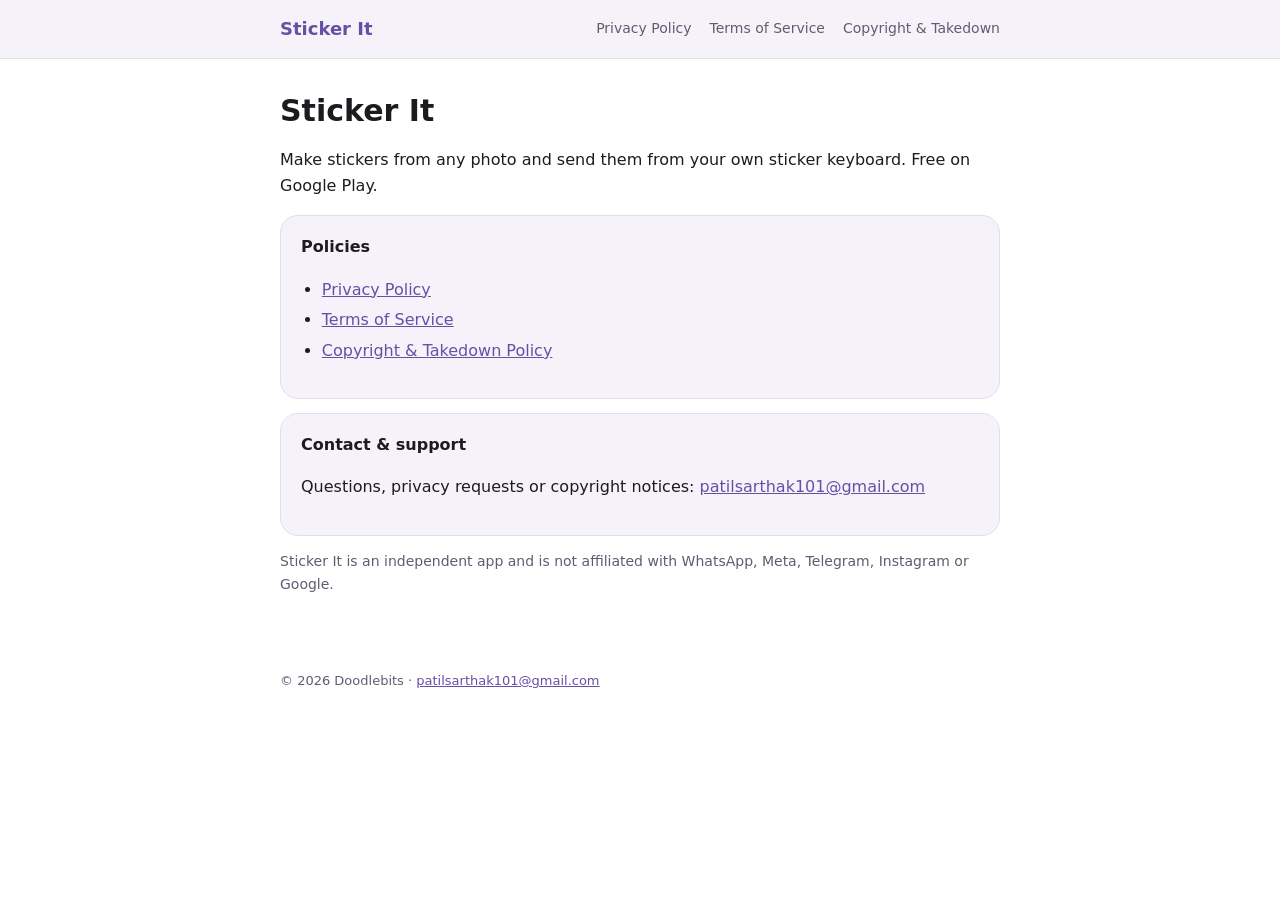
<file: index.html>
<!doctype html><html lang="en"><head><meta charset="utf-8">
<meta name="viewport" content="width=device-width,initial-scale=1">
<title>Home · Sticker It</title><link rel="stylesheet" href="style.css"></head>
<body><header><nav><a class="logo" href="index.html">Sticker It</a><a href="privacy.html">Privacy Policy</a><a href="terms.html">Terms of Service</a><a href="copyright.html">Copyright & Takedown</a></nav></header><main><h1>Sticker It</h1>
<p>Make stickers from any photo and send them from your own sticker keyboard. Free on Google Play.</p>
<div class="card"><strong>Policies</strong><ul>
<li><a href="privacy.html">Privacy Policy</a></li>
<li><a href="terms.html">Terms of Service</a></li>
<li><a href="copyright.html">Copyright &amp; Takedown Policy</a></li></ul></div>
<div class="card"><strong>Contact &amp; support</strong><p>Questions, privacy requests or copyright notices:
<a href="mailto:patilsarthak101@gmail.com">patilsarthak101@gmail.com</a></p></div>
<p style="color:var(--muted);font-size:14px">Sticker It is an independent app and is not affiliated with WhatsApp, Meta, Telegram, Instagram or Google.</p></main>
<footer>© 2026 Doodlebits · <a href="mailto:patilsarthak101@gmail.com">patilsarthak101@gmail.com</a></footer></body></html>
</file>
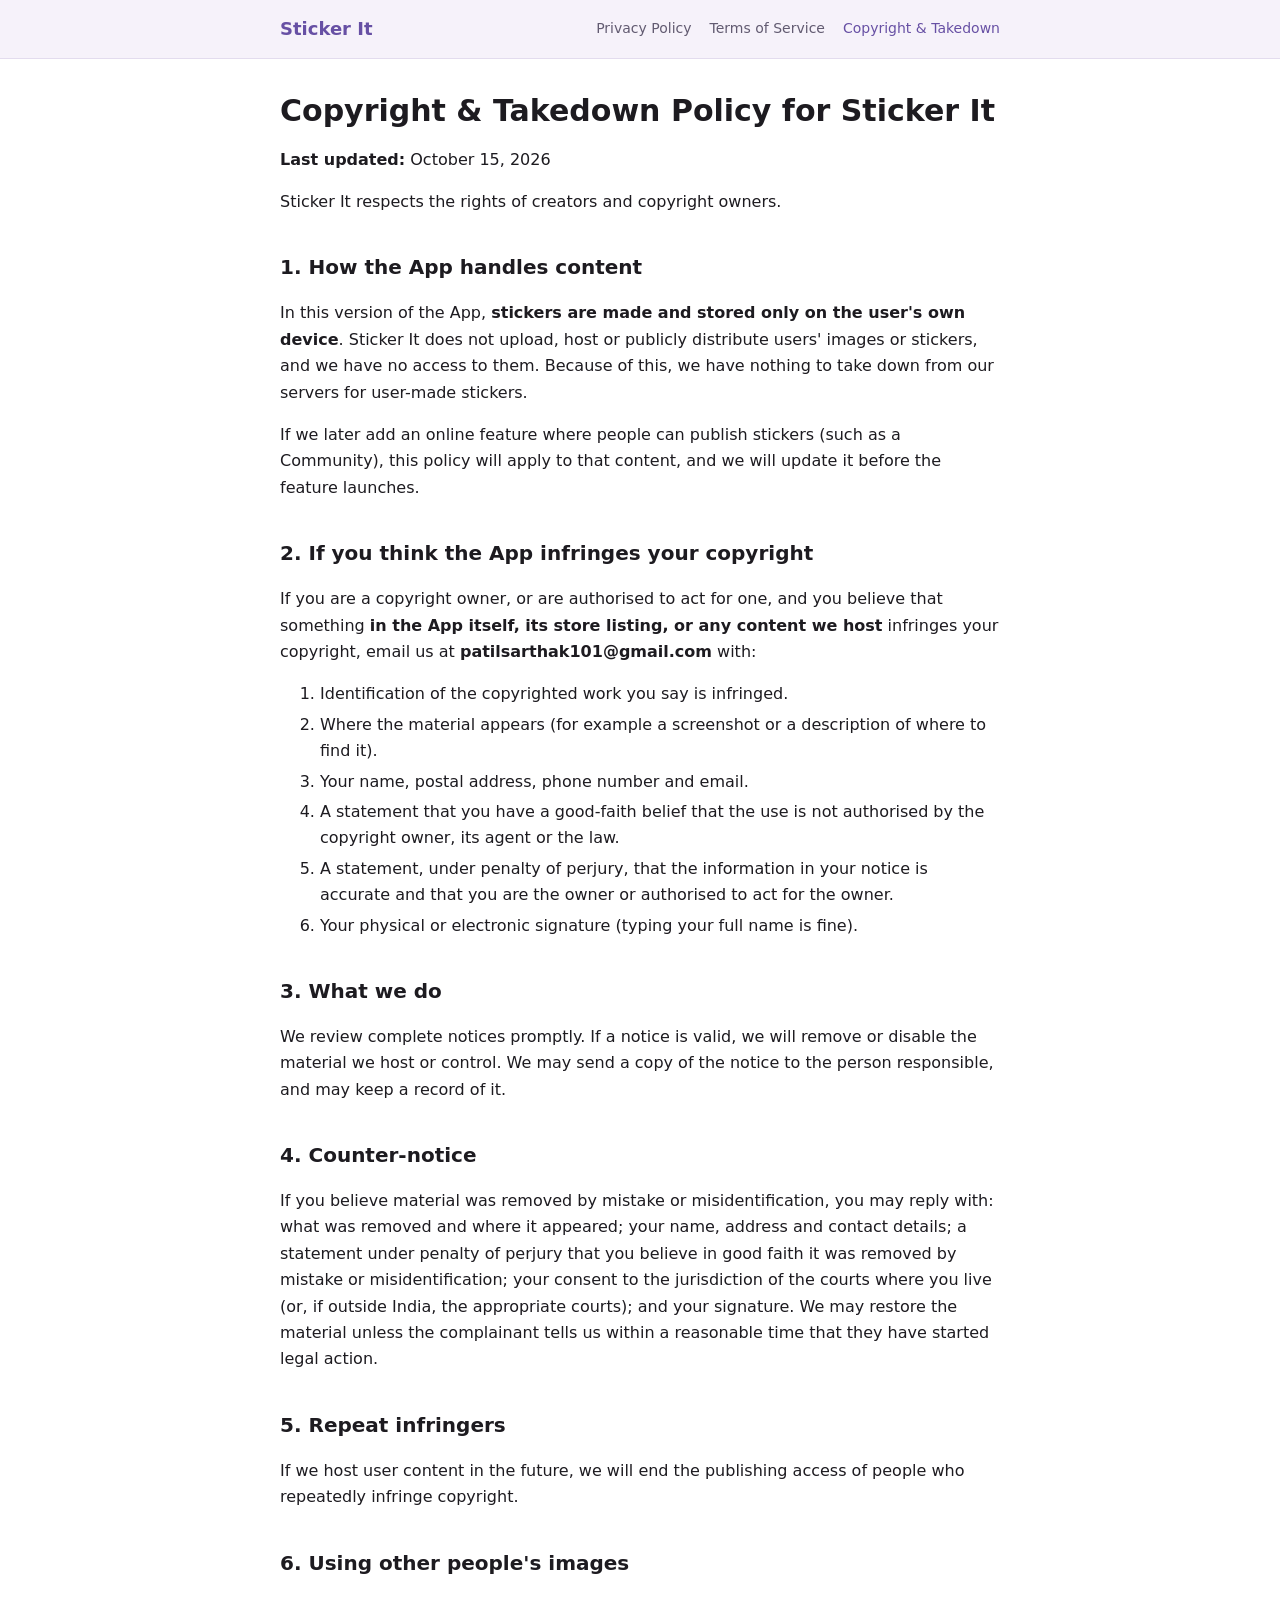
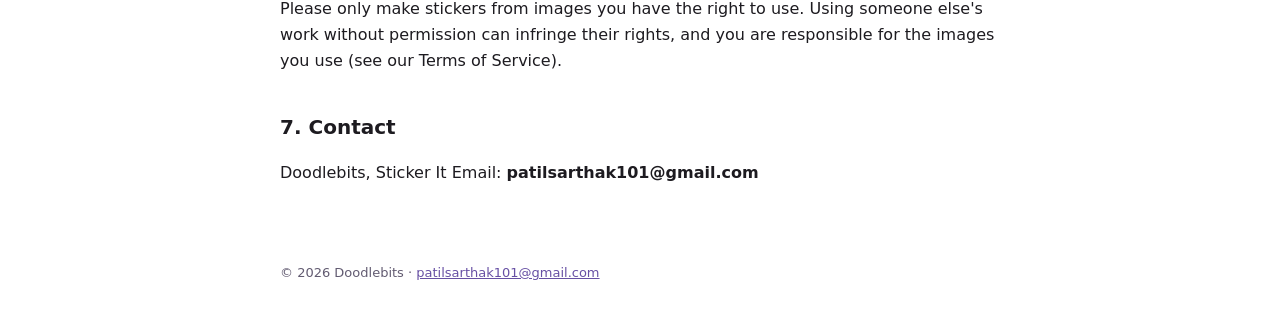
<file: copyright.html>
<!doctype html><html lang="en"><head><meta charset="utf-8">
<meta name="viewport" content="width=device-width,initial-scale=1">
<title>Copyright & Takedown · Sticker It</title><link rel="stylesheet" href="style.css"></head>
<body><header><nav><a class="logo" href="index.html">Sticker It</a><a href="privacy.html">Privacy Policy</a><a href="terms.html">Terms of Service</a><a href="copyright.html" class=on>Copyright & Takedown</a></nav></header><main><h1>Copyright &amp; Takedown Policy for Sticker It</h1>
<p><strong>Last updated:</strong> October 15, 2026</p>
<p>Sticker It respects the rights of creators and copyright owners.</p>
<h2>1. How the App handles content</h2>
<p>In this version of the App, <strong>stickers are made and stored only on the user's own device</strong>. Sticker It does not upload, host or publicly distribute users' images or stickers, and we have no access to them. Because of this, we have nothing to take down from our servers for user-made stickers.</p>
<p>If we later add an online feature where people can publish stickers (such as a Community), this policy will apply to that content, and we will update it before the feature launches.</p>
<h2>2. If you think the App infringes your copyright</h2>
<p>If you are a copyright owner, or are authorised to act for one, and you believe that something <strong>in the App itself, its store listing, or any content we host</strong> infringes your copyright, email us at <strong>patilsarthak101@gmail.com</strong> with:</p>
<ol>
<li>Identification of the copyrighted work you say is infringed.</li>
<li>Where the material appears (for example a screenshot or a description of where to find it).</li>
<li>Your name, postal address, phone number and email.</li>
<li>A statement that you have a good-faith belief that the use is not authorised by the copyright owner, its agent or the law.</li>
<li>A statement, under penalty of perjury, that the information in your notice is accurate and that you are the owner or authorised to act for the owner.</li>
<li>Your physical or electronic signature (typing your full name is fine).</li>
</ol>
<h2>3. What we do</h2>
<p>We review complete notices promptly. If a notice is valid, we will remove or disable the material we host or control. We may send a copy of the notice to the person responsible, and may keep a record of it.</p>
<h2>4. Counter-notice</h2>
<p>If you believe material was removed by mistake or misidentification, you may reply with: what was removed and where it appeared; your name, address and contact details; a statement under penalty of perjury that you believe in good faith it was removed by mistake or misidentification; your consent to the jurisdiction of the courts where you live (or, if outside India, the appropriate courts); and your signature. We may restore the material unless the complainant tells us within a reasonable time that they have started legal action.</p>
<h2>5. Repeat infringers</h2>
<p>If we host user content in the future, we will end the publishing access of people who repeatedly infringe copyright.</p>
<h2>6. Using other people's images</h2>
<p>Please only make stickers from images you have the right to use. Using someone else's work without permission can infringe their rights, and you are responsible for the images you use (see our Terms of Service).</p>
<h2>7. Contact</h2>
<p>Doodlebits, Sticker It
Email: <strong>patilsarthak101@gmail.com</strong></p></main>
<footer>© 2026 Doodlebits · <a href="mailto:patilsarthak101@gmail.com">patilsarthak101@gmail.com</a></footer></body></html>
</file>
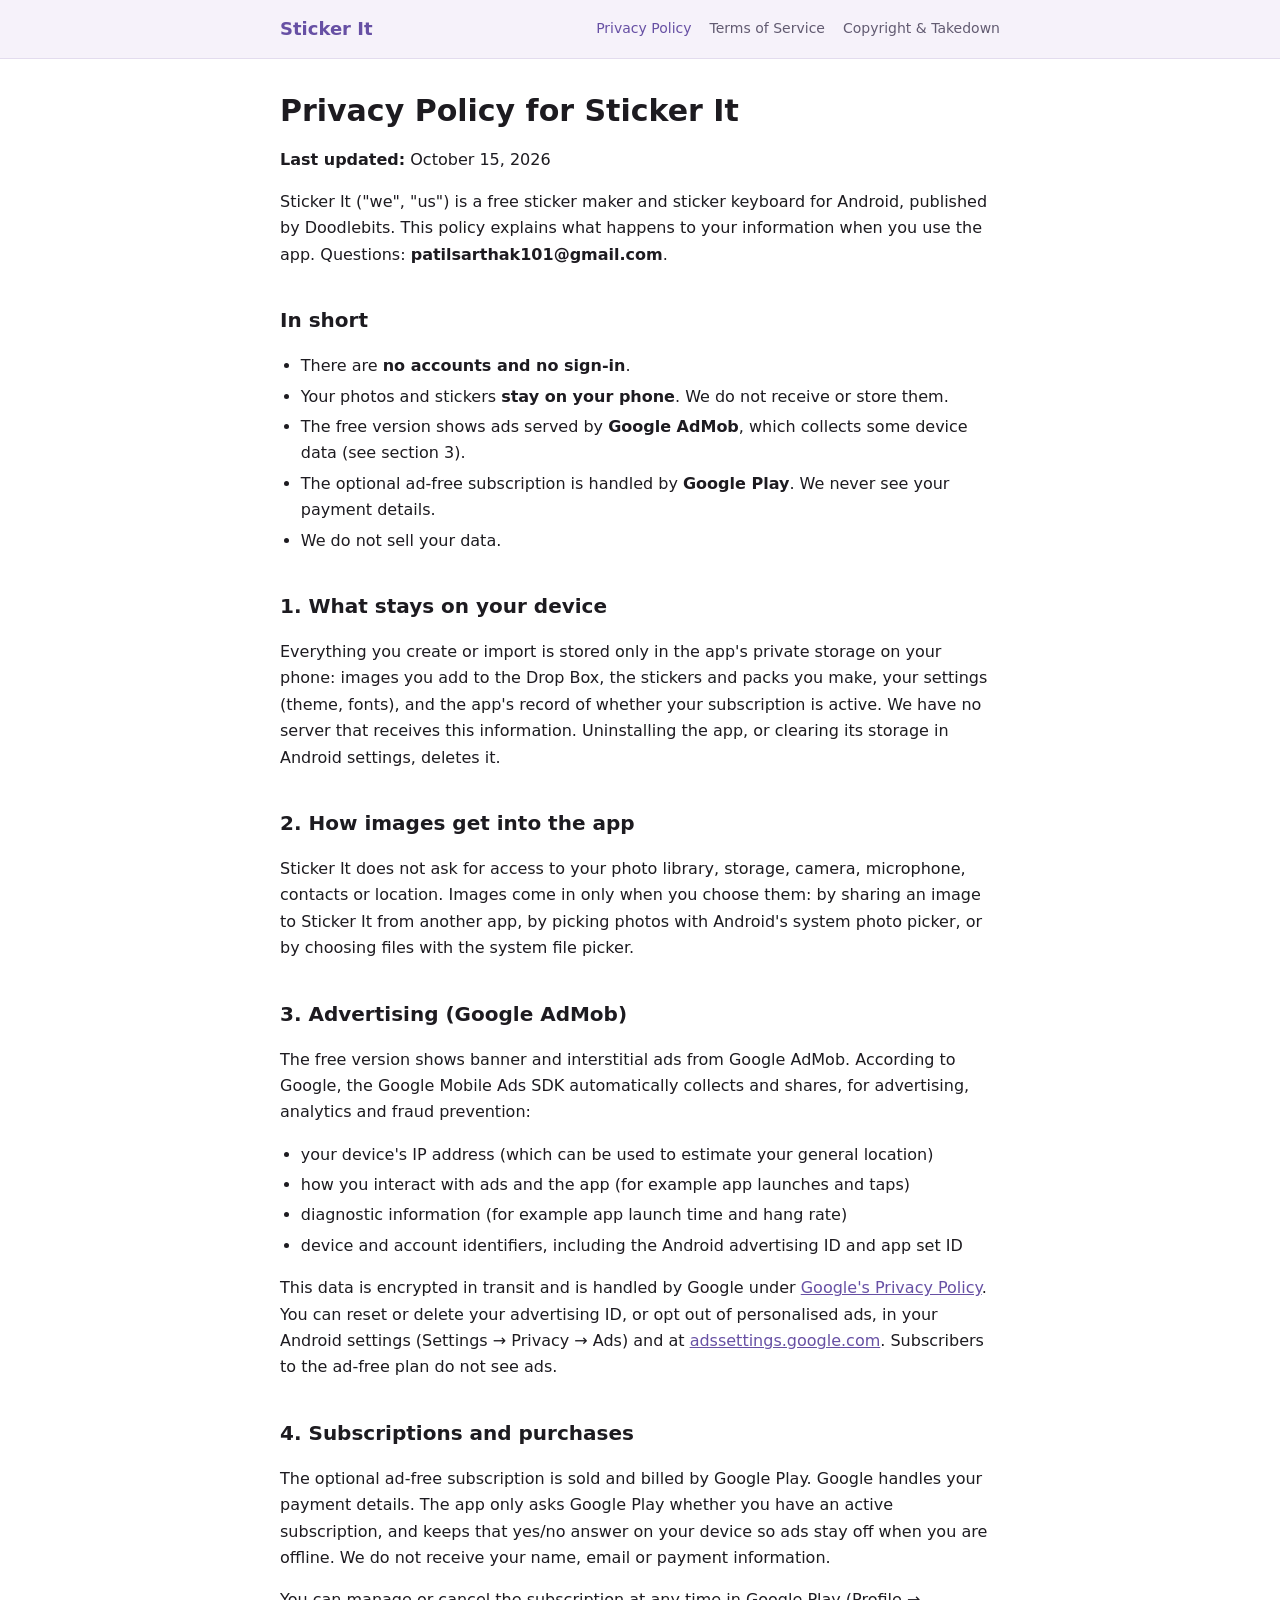
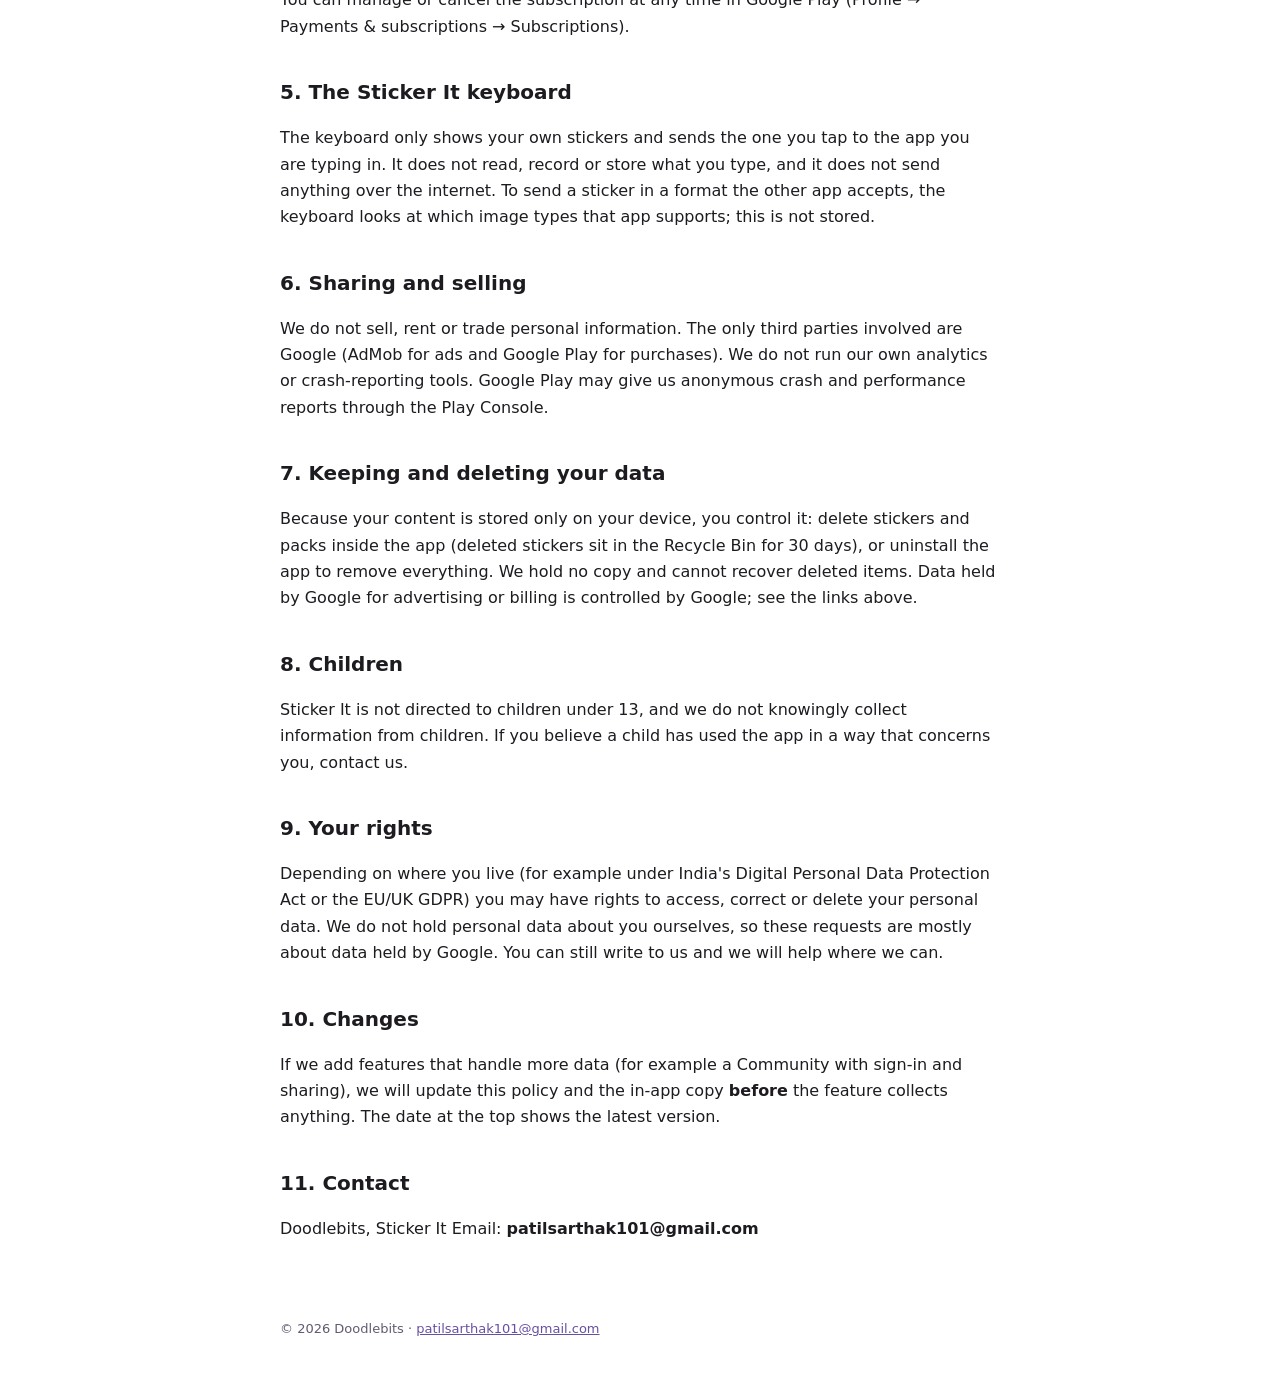
<file: privacy.html>
<!doctype html><html lang="en"><head><meta charset="utf-8">
<meta name="viewport" content="width=device-width,initial-scale=1">
<title>Privacy Policy · Sticker It</title><link rel="stylesheet" href="style.css"></head>
<body><header><nav><a class="logo" href="index.html">Sticker It</a><a href="privacy.html" class=on>Privacy Policy</a><a href="terms.html">Terms of Service</a><a href="copyright.html">Copyright & Takedown</a></nav></header><main><h1>Privacy Policy for Sticker It</h1>
<p><strong>Last updated:</strong> October 15, 2026</p>
<p>Sticker It ("we", "us") is a free sticker maker and sticker keyboard for Android, published by Doodlebits. This policy explains what happens to your information when you use the app. Questions: <strong>patilsarthak101@gmail.com</strong>.</p>
<h2>In short</h2>
<ul>
<li>There are <strong>no accounts and no sign-in</strong>.</li>
<li>Your photos and stickers <strong>stay on your phone</strong>. We do not receive or store them.</li>
<li>The free version shows ads served by <strong>Google AdMob</strong>, which collects some device data (see section 3).</li>
<li>The optional ad-free subscription is handled by <strong>Google Play</strong>. We never see your payment details.</li>
<li>We do not sell your data.</li>
</ul>
<h2>1. What stays on your device</h2>
<p>Everything you create or import is stored only in the app's private storage on your phone: images you add to the Drop Box, the stickers and packs you make, your settings (theme, fonts), and the app's record of whether your subscription is active. We have no server that receives this information. Uninstalling the app, or clearing its storage in Android settings, deletes it.</p>
<h2>2. How images get into the app</h2>
<p>Sticker It does not ask for access to your photo library, storage, camera, microphone, contacts or location. Images come in only when you choose them: by sharing an image to Sticker It from another app, by picking photos with Android's system photo picker, or by choosing files with the system file picker.</p>
<h2>3. Advertising (Google AdMob)</h2>
<p>The free version shows banner and interstitial ads from Google AdMob. According to Google, the Google Mobile Ads SDK automatically collects and shares, for advertising, analytics and fraud prevention:</p>
<ul>
<li>your device's IP address (which can be used to estimate your general location)</li>
<li>how you interact with ads and the app (for example app launches and taps)</li>
<li>diagnostic information (for example app launch time and hang rate)</li>
<li>device and account identifiers, including the Android advertising ID and app set ID</li>
</ul>
<p>This data is encrypted in transit and is handled by Google under <a href="https://policies.google.com/privacy">Google's Privacy Policy</a>. You can reset or delete your advertising ID, or opt out of personalised ads, in your Android settings (Settings → Privacy → Ads) and at <a href="https://adssettings.google.com">adssettings.google.com</a>. Subscribers to the ad-free plan do not see ads.</p>
<h2>4. Subscriptions and purchases</h2>
<p>The optional ad-free subscription is sold and billed by Google Play. Google handles your payment details. The app only asks Google Play whether you have an active subscription, and keeps that yes/no answer on your device so ads stay off when you are offline. We do not receive your name, email or payment information.</p>
<p>You can manage or cancel the subscription at any time in Google Play (Profile → Payments &amp; subscriptions → Subscriptions).</p>
<h2>5. The Sticker It keyboard</h2>
<p>The keyboard only shows your own stickers and sends the one you tap to the app you are typing in. It does not read, record or store what you type, and it does not send anything over the internet. To send a sticker in a format the other app accepts, the keyboard looks at which image types that app supports; this is not stored.</p>
<h2>6. Sharing and selling</h2>
<p>We do not sell, rent or trade personal information. The only third parties involved are Google (AdMob for ads and Google Play for purchases). We do not run our own analytics or crash-reporting tools. Google Play may give us anonymous crash and performance reports through the Play Console.</p>
<h2>7. Keeping and deleting your data</h2>
<p>Because your content is stored only on your device, you control it: delete stickers and packs inside the app (deleted stickers sit in the Recycle Bin for 30 days), or uninstall the app to remove everything. We hold no copy and cannot recover deleted items. Data held by Google for advertising or billing is controlled by Google; see the links above.</p>
<h2>8. Children</h2>
<p>Sticker It is not directed to children under 13, and we do not knowingly collect information from children. If you believe a child has used the app in a way that concerns you, contact us.</p>
<h2>9. Your rights</h2>
<p>Depending on where you live (for example under India's Digital Personal Data Protection Act or the EU/UK GDPR) you may have rights to access, correct or delete your personal data. We do not hold personal data about you ourselves, so these requests are mostly about data held by Google. You can still write to us and we will help where we can.</p>
<h2>10. Changes</h2>
<p>If we add features that handle more data (for example a Community with sign-in and sharing), we will update this policy and the in-app copy <strong>before</strong> the feature collects anything. The date at the top shows the latest version.</p>
<h2>11. Contact</h2>
<p>Doodlebits, Sticker It
Email: <strong>patilsarthak101@gmail.com</strong></p></main>
<footer>© 2026 Doodlebits · <a href="mailto:patilsarthak101@gmail.com">patilsarthak101@gmail.com</a></footer></body></html>
</file>
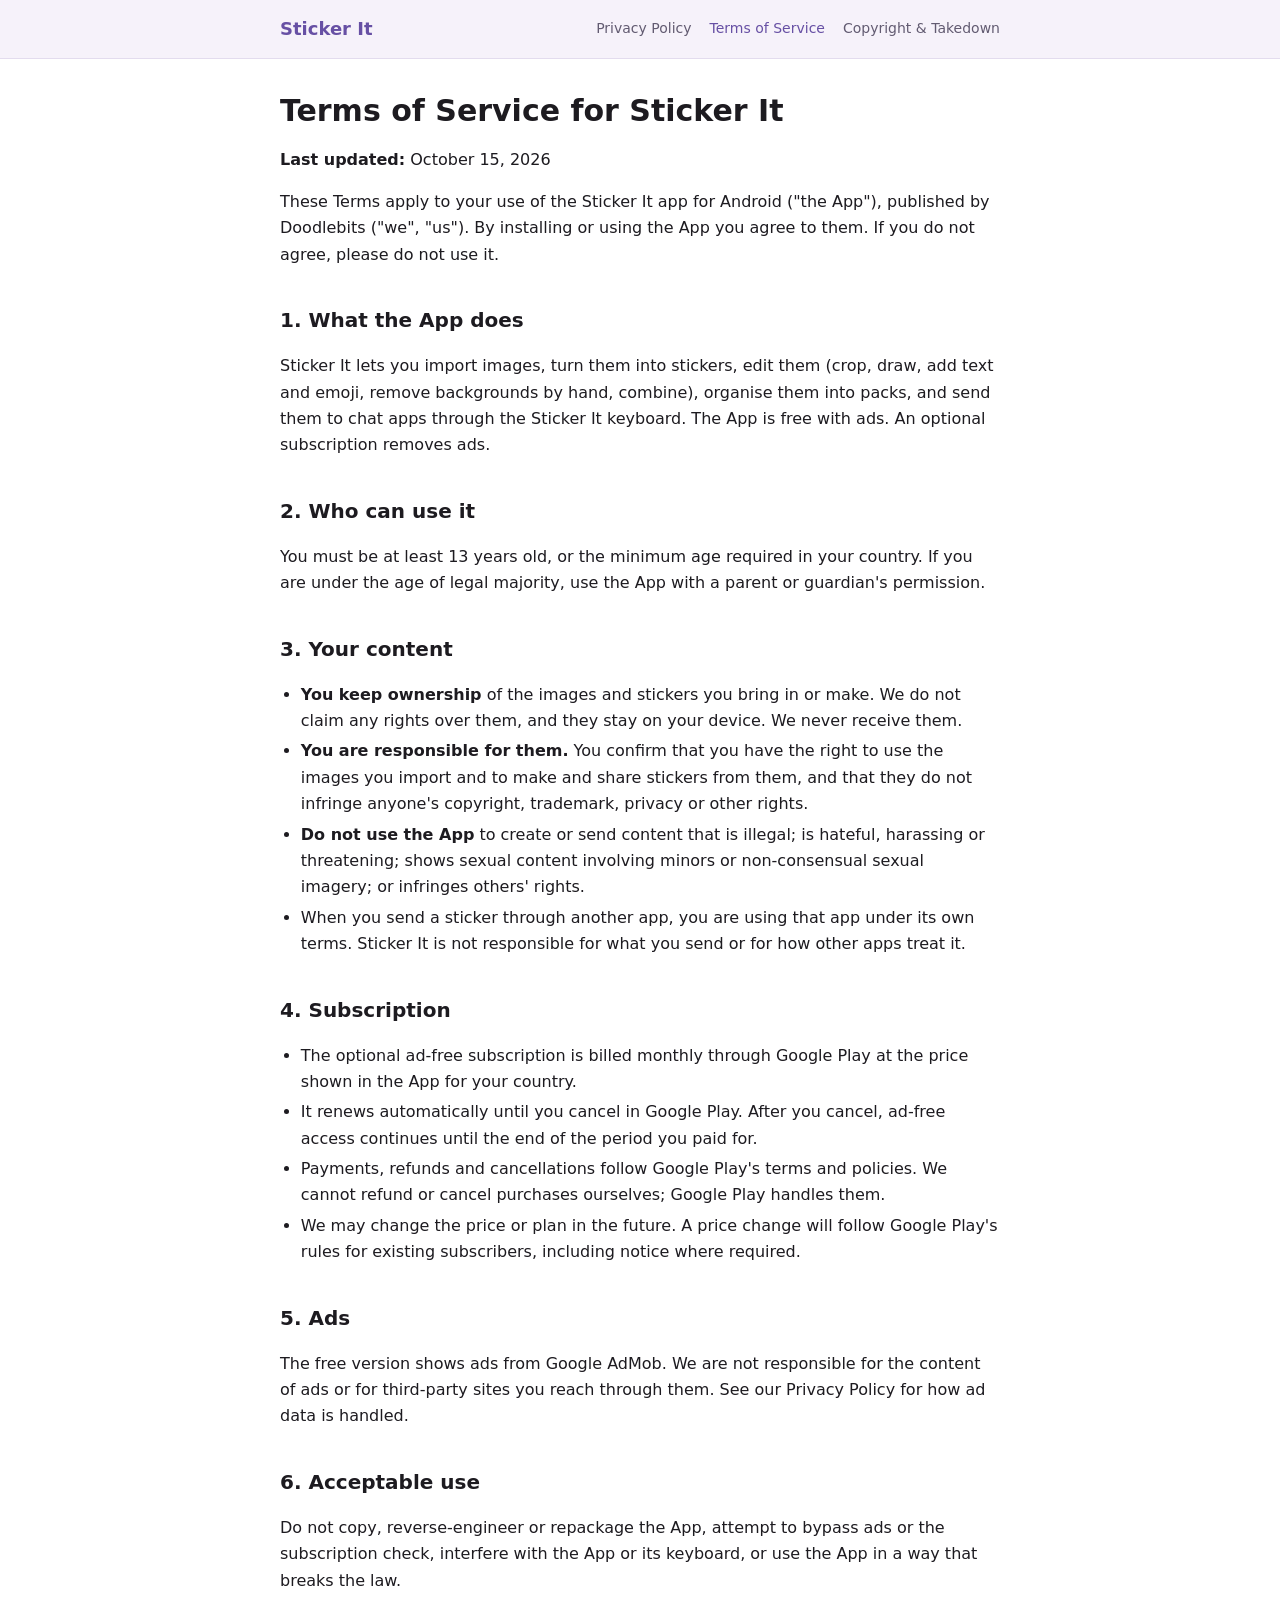
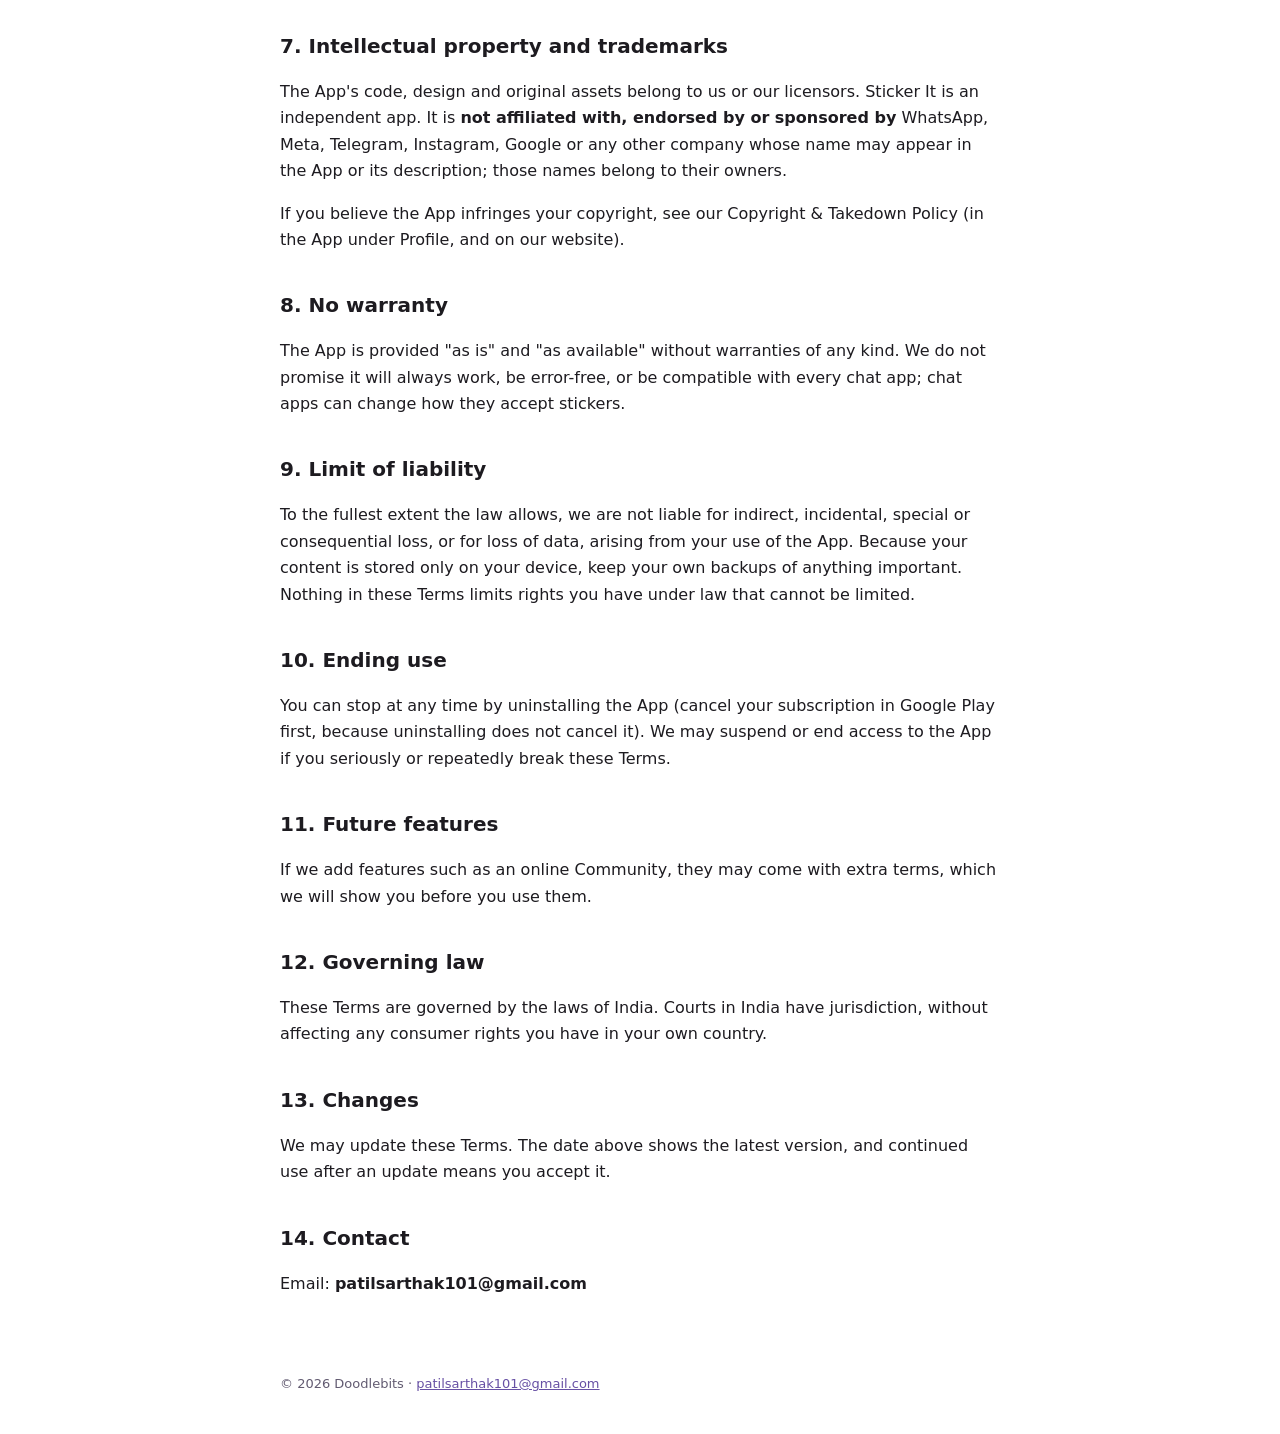
<file: terms.html>
<!doctype html><html lang="en"><head><meta charset="utf-8">
<meta name="viewport" content="width=device-width,initial-scale=1">
<title>Terms of Service · Sticker It</title><link rel="stylesheet" href="style.css"></head>
<body><header><nav><a class="logo" href="index.html">Sticker It</a><a href="privacy.html">Privacy Policy</a><a href="terms.html" class=on>Terms of Service</a><a href="copyright.html">Copyright & Takedown</a></nav></header><main><h1>Terms of Service for Sticker It</h1>
<p><strong>Last updated:</strong> October 15, 2026</p>
<p>These Terms apply to your use of the Sticker It app for Android ("the App"), published by Doodlebits ("we", "us"). By installing or using the App you agree to them. If you do not agree, please do not use it.</p>
<h2>1. What the App does</h2>
<p>Sticker It lets you import images, turn them into stickers, edit them (crop, draw, add text and emoji, remove backgrounds by hand, combine), organise them into packs, and send them to chat apps through the Sticker It keyboard. The App is free with ads. An optional subscription removes ads.</p>
<h2>2. Who can use it</h2>
<p>You must be at least 13 years old, or the minimum age required in your country. If you are under the age of legal majority, use the App with a parent or guardian's permission.</p>
<h2>3. Your content</h2>
<ul>
<li><strong>You keep ownership</strong> of the images and stickers you bring in or make. We do not claim any rights over them, and they stay on your device. We never receive them.</li>
<li><strong>You are responsible for them.</strong> You confirm that you have the right to use the images you import and to make and share stickers from them, and that they do not infringe anyone's copyright, trademark, privacy or other rights.</li>
<li><strong>Do not use the App</strong> to create or send content that is illegal; is hateful, harassing or threatening; shows sexual content involving minors or non-consensual sexual imagery; or infringes others' rights.</li>
<li>When you send a sticker through another app, you are using that app under its own terms. Sticker It is not responsible for what you send or for how other apps treat it.</li>
</ul>
<h2>4. Subscription</h2>
<ul>
<li>The optional ad-free subscription is billed monthly through Google Play at the price shown in the App for your country.</li>
<li>It renews automatically until you cancel in Google Play. After you cancel, ad-free access continues until the end of the period you paid for.</li>
<li>Payments, refunds and cancellations follow Google Play's terms and policies. We cannot refund or cancel purchases ourselves; Google Play handles them.</li>
<li>We may change the price or plan in the future. A price change will follow Google Play's rules for existing subscribers, including notice where required.</li>
</ul>
<h2>5. Ads</h2>
<p>The free version shows ads from Google AdMob. We are not responsible for the content of ads or for third-party sites you reach through them. See our Privacy Policy for how ad data is handled.</p>
<h2>6. Acceptable use</h2>
<p>Do not copy, reverse-engineer or repackage the App, attempt to bypass ads or the subscription check, interfere with the App or its keyboard, or use the App in a way that breaks the law.</p>
<h2>7. Intellectual property and trademarks</h2>
<p>The App's code, design and original assets belong to us or our licensors. Sticker It is an independent app. It is <strong>not affiliated with, endorsed by or sponsored by</strong> WhatsApp, Meta, Telegram, Instagram, Google or any other company whose name may appear in the App or its description; those names belong to their owners.</p>
<p>If you believe the App infringes your copyright, see our Copyright &amp; Takedown Policy (in the App under Profile, and on our website).</p>
<h2>8. No warranty</h2>
<p>The App is provided "as is" and "as available" without warranties of any kind. We do not promise it will always work, be error-free, or be compatible with every chat app; chat apps can change how they accept stickers.</p>
<h2>9. Limit of liability</h2>
<p>To the fullest extent the law allows, we are not liable for indirect, incidental, special or consequential loss, or for loss of data, arising from your use of the App. Because your content is stored only on your device, keep your own backups of anything important. Nothing in these Terms limits rights you have under law that cannot be limited.</p>
<h2>10. Ending use</h2>
<p>You can stop at any time by uninstalling the App (cancel your subscription in Google Play first, because uninstalling does not cancel it). We may suspend or end access to the App if you seriously or repeatedly break these Terms.</p>
<h2>11. Future features</h2>
<p>If we add features such as an online Community, they may come with extra terms, which we will show you before you use them.</p>
<h2>12. Governing law</h2>
<p>These Terms are governed by the laws of India. Courts in India have jurisdiction, without affecting any consumer rights you have in your own country.</p>
<h2>13. Changes</h2>
<p>We may update these Terms. The date above shows the latest version, and continued use after an update means you accept it.</p>
<h2>14. Contact</h2>
<p>Email: <strong>patilsarthak101@gmail.com</strong></p></main>
<footer>© 2026 Doodlebits · <a href="mailto:patilsarthak101@gmail.com">patilsarthak101@gmail.com</a></footer></body></html>
</file>
<file: style.css>
:root{--bg:#fff;--fg:#1d1b20;--muted:#625b71;--brand:#6750a4;--card:#f6f2fa;--line:#e3dcee}
@media (prefers-color-scheme:dark){:root{--bg:#141218;--fg:#e6e0e9;--muted:#b0a8bd;--brand:#d0bcff;--card:#1f1b24;--line:#332d3d}}
*{box-sizing:border-box}body{margin:0;background:var(--bg);color:var(--fg);font:16px/1.65 system-ui,-apple-system,Segoe UI,Roboto,sans-serif}
header{border-bottom:1px solid var(--line);background:var(--card)}
nav{max-width:760px;margin:0 auto;padding:14px 20px;display:flex;flex-wrap:wrap;gap:6px 18px;align-items:center}
nav .logo{font-weight:800;color:var(--brand);margin-right:auto;text-decoration:none;font-size:18px}
nav a{color:var(--muted);text-decoration:none;font-size:14px}nav a:hover,nav a.on{color:var(--brand)}
main{max-width:760px;margin:0 auto;padding:28px 20px 60px}
h1{font-size:30px;line-height:1.2;margin:.2em 0 .6em}h2{font-size:20px;margin:1.8em 0 .4em}
a{color:var(--brand)}ul{padding-left:1.3em}li{margin:.25em 0}
.card{background:var(--card);border:1px solid var(--line);border-radius:18px;padding:18px 20px;margin:14px 0}
footer{max-width:760px;margin:0 auto;padding:0 20px 40px;color:var(--muted);font-size:13px}
</file>
